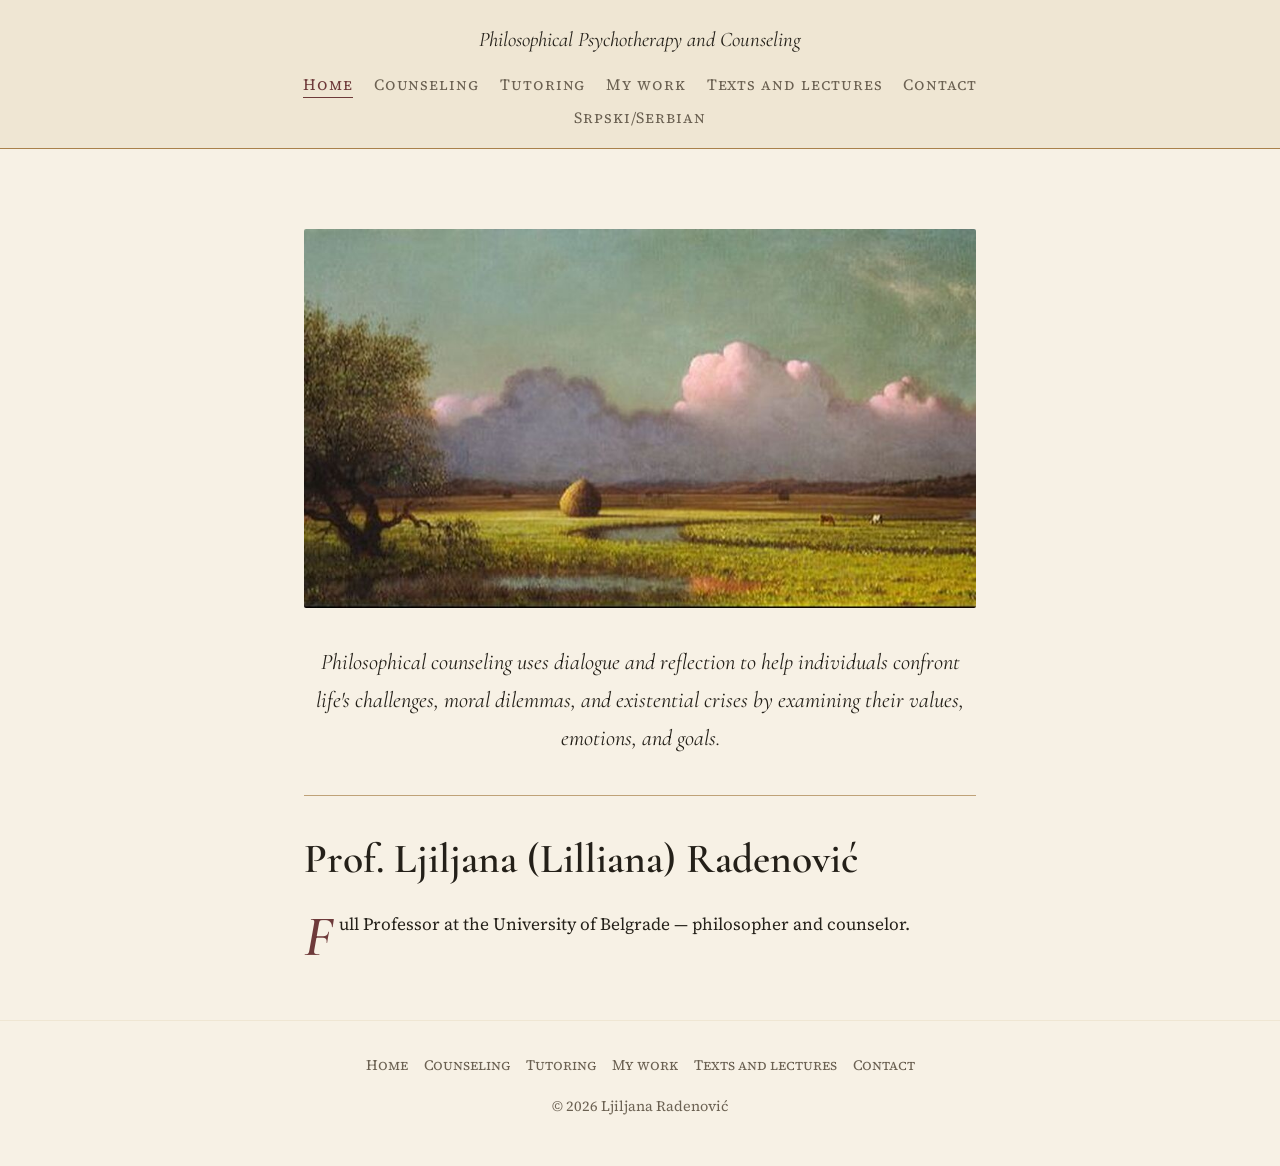
<file: index.html>
<!DOCTYPE html>
<html lang="en">
<head>
<meta charset="UTF-8">
<meta name="viewport" content="width=device-width, initial-scale=1.0">
<title>Philosophical Psychotherapy and Counseling — Home</title>
<meta name="description" content="Philosophical counseling and tutoring by Prof. Ljiljana Radenović, Full Professor at the University of Belgrade. Addressing life's challenges, moral dilemmas, and existential crises through dialogue and reflection.">
<link rel="stylesheet" href="styles.css">
</head>
<body>

<header class="site-header">
  <div class="header-inner">
    <a class="site-title" href="index.html">Philosophical Psychotherapy and Counseling</a>
    <nav class="main-nav" aria-label="Primary">
      <ul>
        <li><a href="index.html" aria-current="page">Home</a></li>
        <li><a href="counseling.html">Counseling</a></li>
        <li><a href="tutoring.html">Tutoring</a></li>
        <li><a href="my-work.html">My work</a></li>
        <li><a href="texts-and-lectures.html">Texts and lectures</a></li>
        <li><a href="contact.html">Contact</a></li>
        <li><a href="http://www.lradenovic.weebly.com/">Srpski/Serbian</a></li>
      </ul>
    </nav>
  </div>
</header>

<main>
  <figure class="page-figure">
    <img class="hero-image" src="images/hero-marshes.jpg" alt="Sunlight and Shadow, the Newbury Marshes — Martin Johnson Heade">
  </figure>

  <p class="epigraph">Philosophical counseling uses dialogue and reflection to help individuals confront life's challenges, moral dilemmas, and existential crises by examining their values, emotions, and goals.</p>

  <hr class="rule">

  <h1>Prof. Ljiljana (Lilliana) Radenović</h1>
  <p class="lede">Full Professor at the University of Belgrade — philosopher and counselor.</p>
</main>

<footer class="site-footer">
  <nav aria-label="Footer">
    <ul>
      <li><a href="index.html">Home</a></li>
      <li><a href="counseling.html">Counseling</a></li>
      <li><a href="tutoring.html">Tutoring</a></li>
      <li><a href="my-work.html">My work</a></li>
      <li><a href="texts-and-lectures.html">Texts and lectures</a></li>
      <li><a href="contact.html">Contact</a></li>
    </ul>
  </nav>
  &copy; <span id="year"></span> Ljiljana Radenović
</footer>

<script>document.getElementById('year').textContent = new Date().getFullYear();</script>
</body>
</html>
</file>
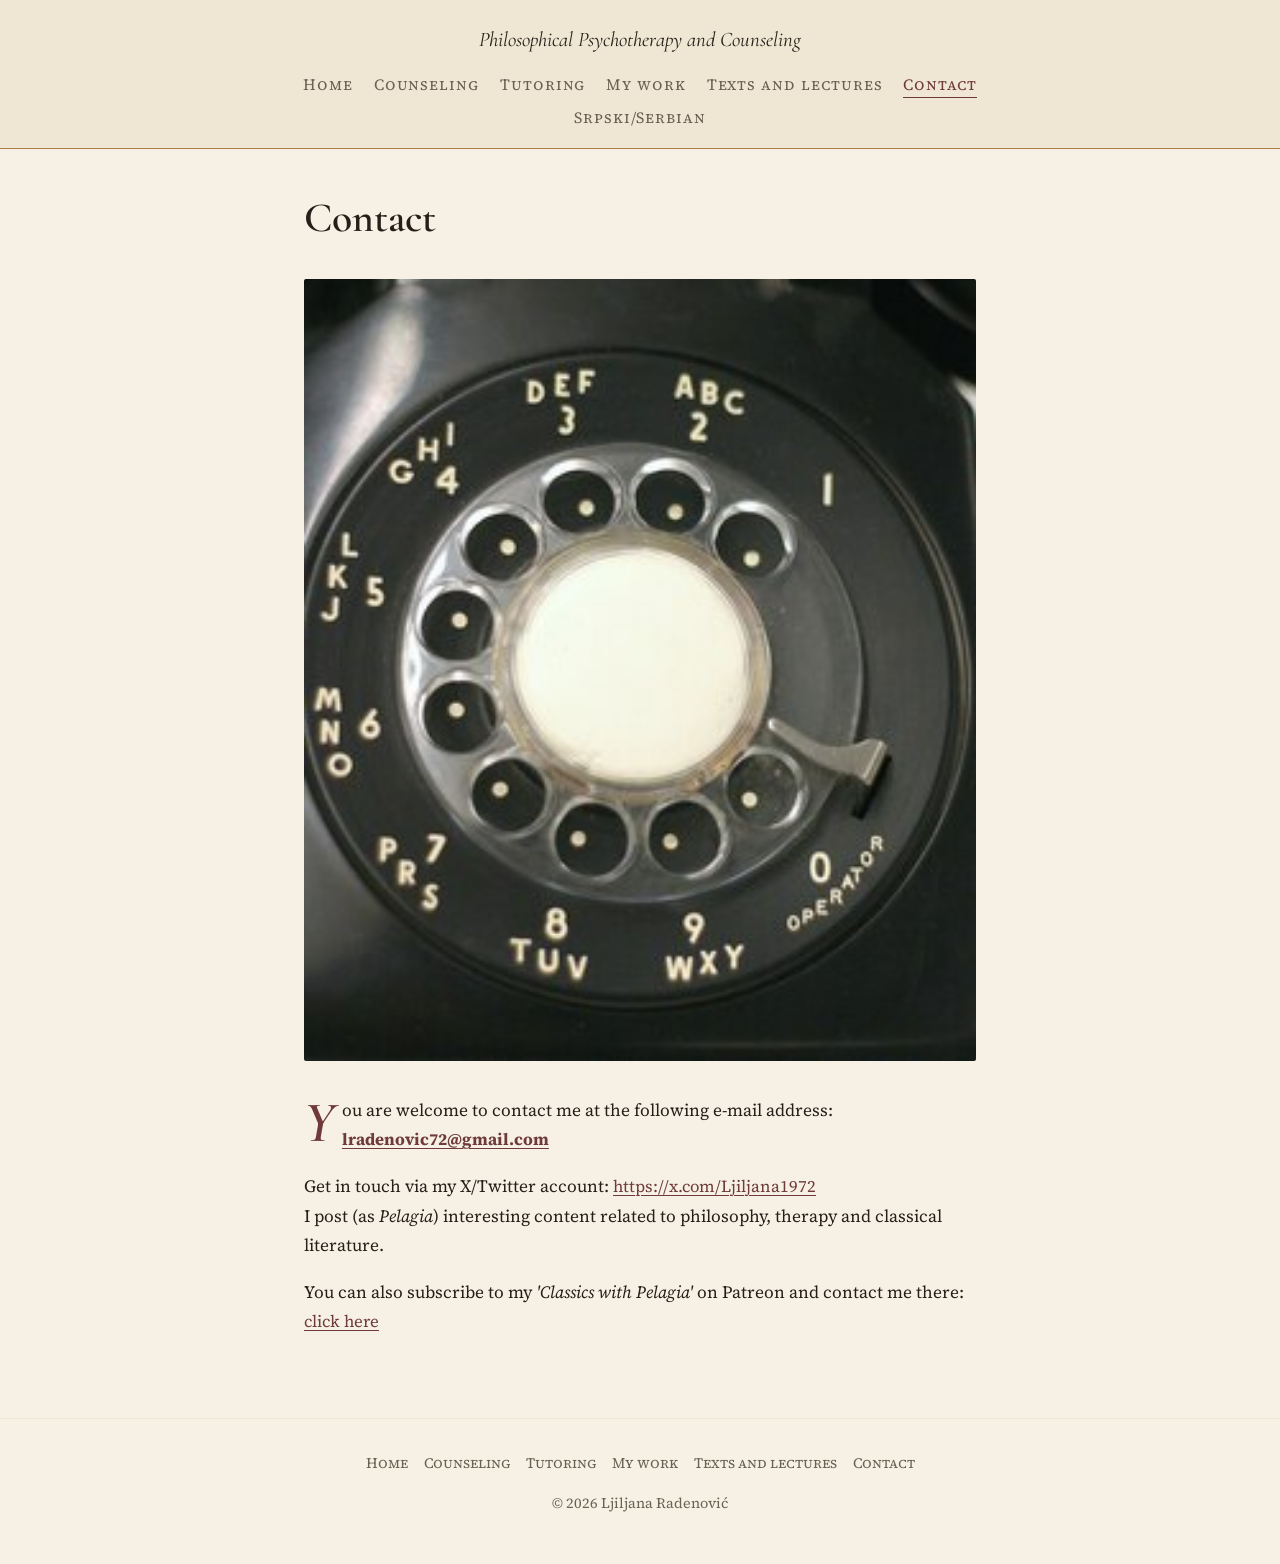
<file: contact.html>
<!DOCTYPE html>
<html lang="en">
<head>
<meta charset="UTF-8">
<meta name="viewport" content="width=device-width, initial-scale=1.0">
<title>Contact — Philosophical Psychotherapy and Counseling</title>
<meta name="description" content="Get in touch with Prof. Ljiljana Radenović for philosophical counseling or tutoring.">
<link rel="stylesheet" href="styles.css">
</head>
<body>

<header class="site-header">
  <div class="header-inner">
    <a class="site-title" href="index.html">Philosophical Psychotherapy and Counseling</a>
    <nav class="main-nav" aria-label="Primary">
      <ul>
        <li><a href="index.html">Home</a></li>
        <li><a href="counseling.html">Counseling</a></li>
        <li><a href="tutoring.html">Tutoring</a></li>
        <li><a href="my-work.html">My work</a></li>
        <li><a href="texts-and-lectures.html">Texts and lectures</a></li>
        <li><a href="contact.html" aria-current="page">Contact</a></li>
        <li><a href="http://www.lradenovic.weebly.com/">Srpski/Serbian</a></li>
      </ul>
    </nav>
  </div>
</header>

<main>
  <h1>Contact</h1>

  <figure class="page-figure">
    <img src="images/contact-phone.jpg" alt="Vintage rotary telephone dial">
  </figure>

  <div class="contact-block lede">
    <p>You are welcome to contact me at the following e-mail address: <strong><a href="mailto:lradenovic72@gmail.com">lradenovic72@gmail.com</a></strong></p>

    <p>Get in touch via my X/Twitter account: <a href="https://x.com/Ljiljana1972">https://x.com/Ljiljana1972</a><br>
    I post (as <em>Pelagia</em>) interesting content related to philosophy, therapy and classical literature.</p>

    <p>You can also subscribe to my <em>'Classics with Pelagia'</em> on Patreon and contact me there: <a href="https://www.patreon.com/c/ClassicswithPelagia/posts">click here</a></p>
  </div>
</main>

<footer class="site-footer">
  <nav aria-label="Footer">
    <ul>
      <li><a href="index.html">Home</a></li>
      <li><a href="counseling.html">Counseling</a></li>
      <li><a href="tutoring.html">Tutoring</a></li>
      <li><a href="my-work.html">My work</a></li>
      <li><a href="texts-and-lectures.html">Texts and lectures</a></li>
      <li><a href="contact.html">Contact</a></li>
    </ul>
  </nav>
  &copy; <span id="year"></span> Ljiljana Radenović
</footer>

<script>document.getElementById('year').textContent = new Date().getFullYear();</script>
</body>
</html>
</file>
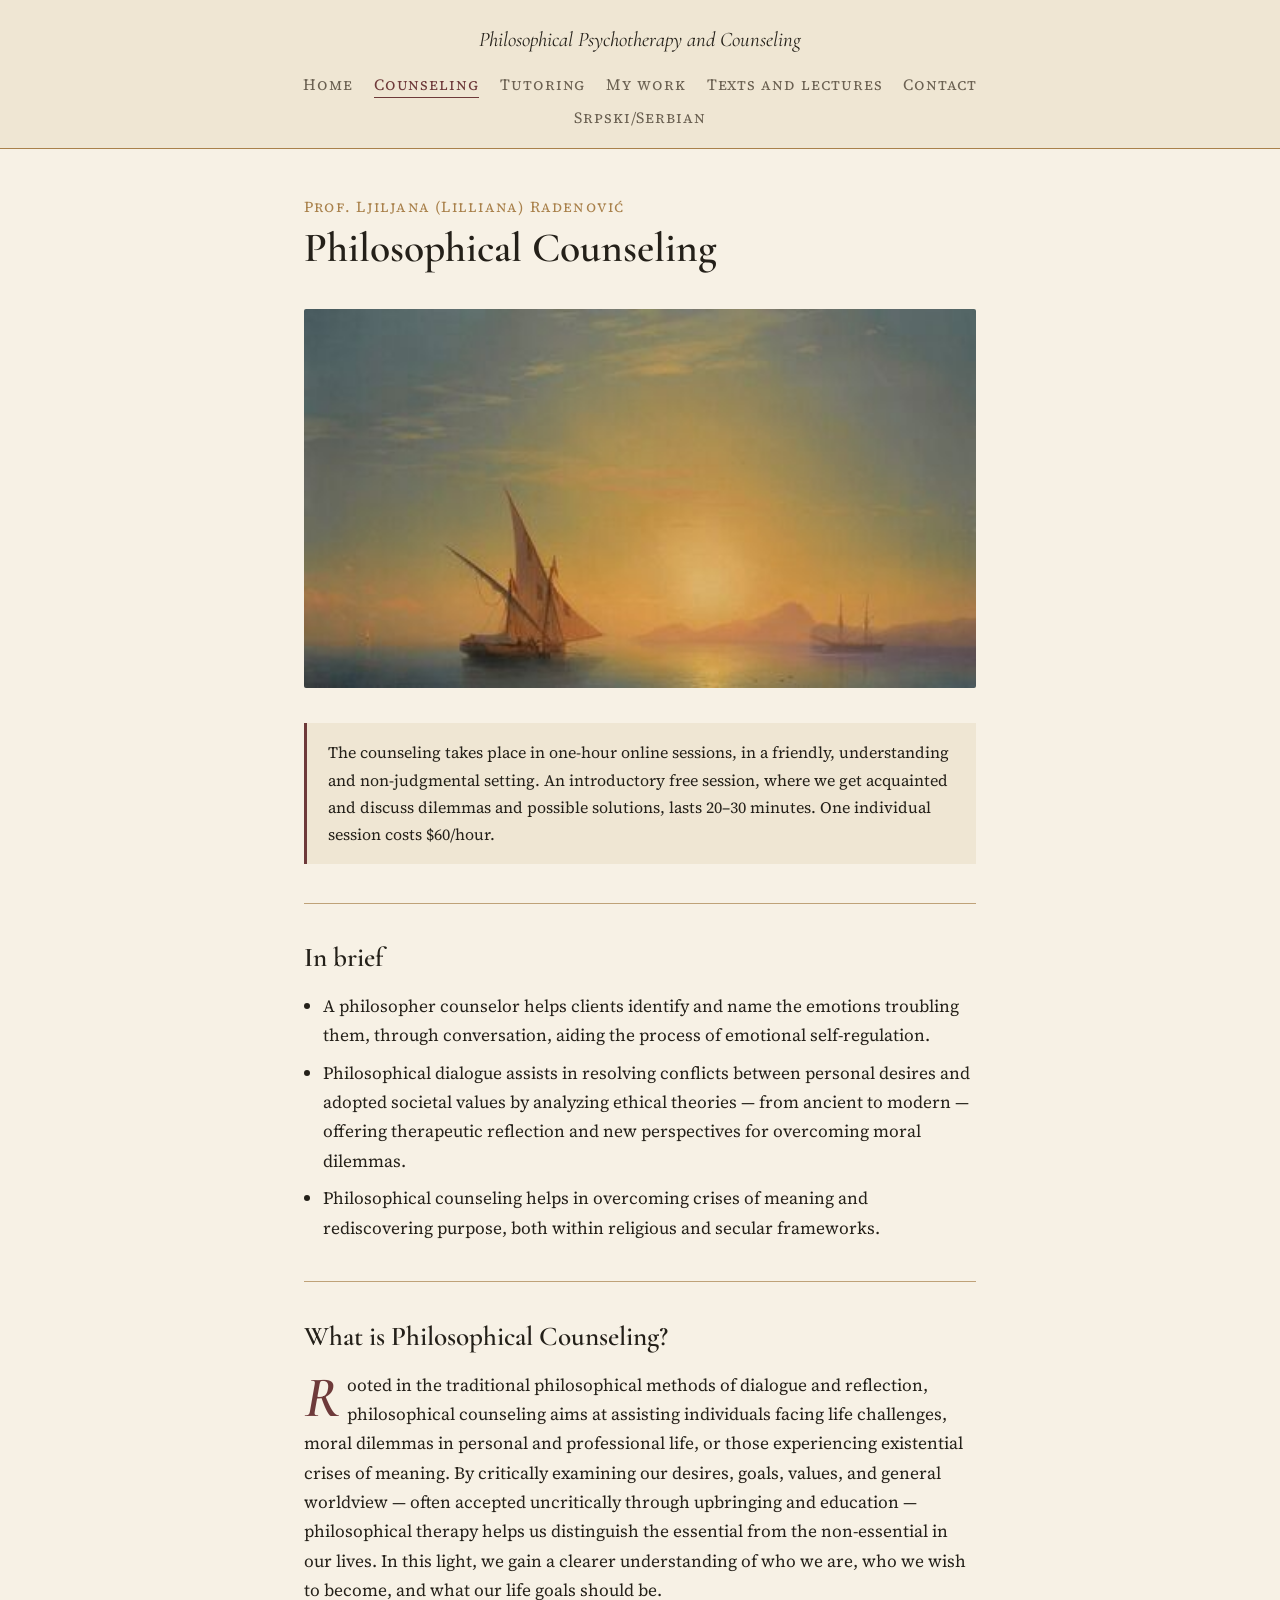
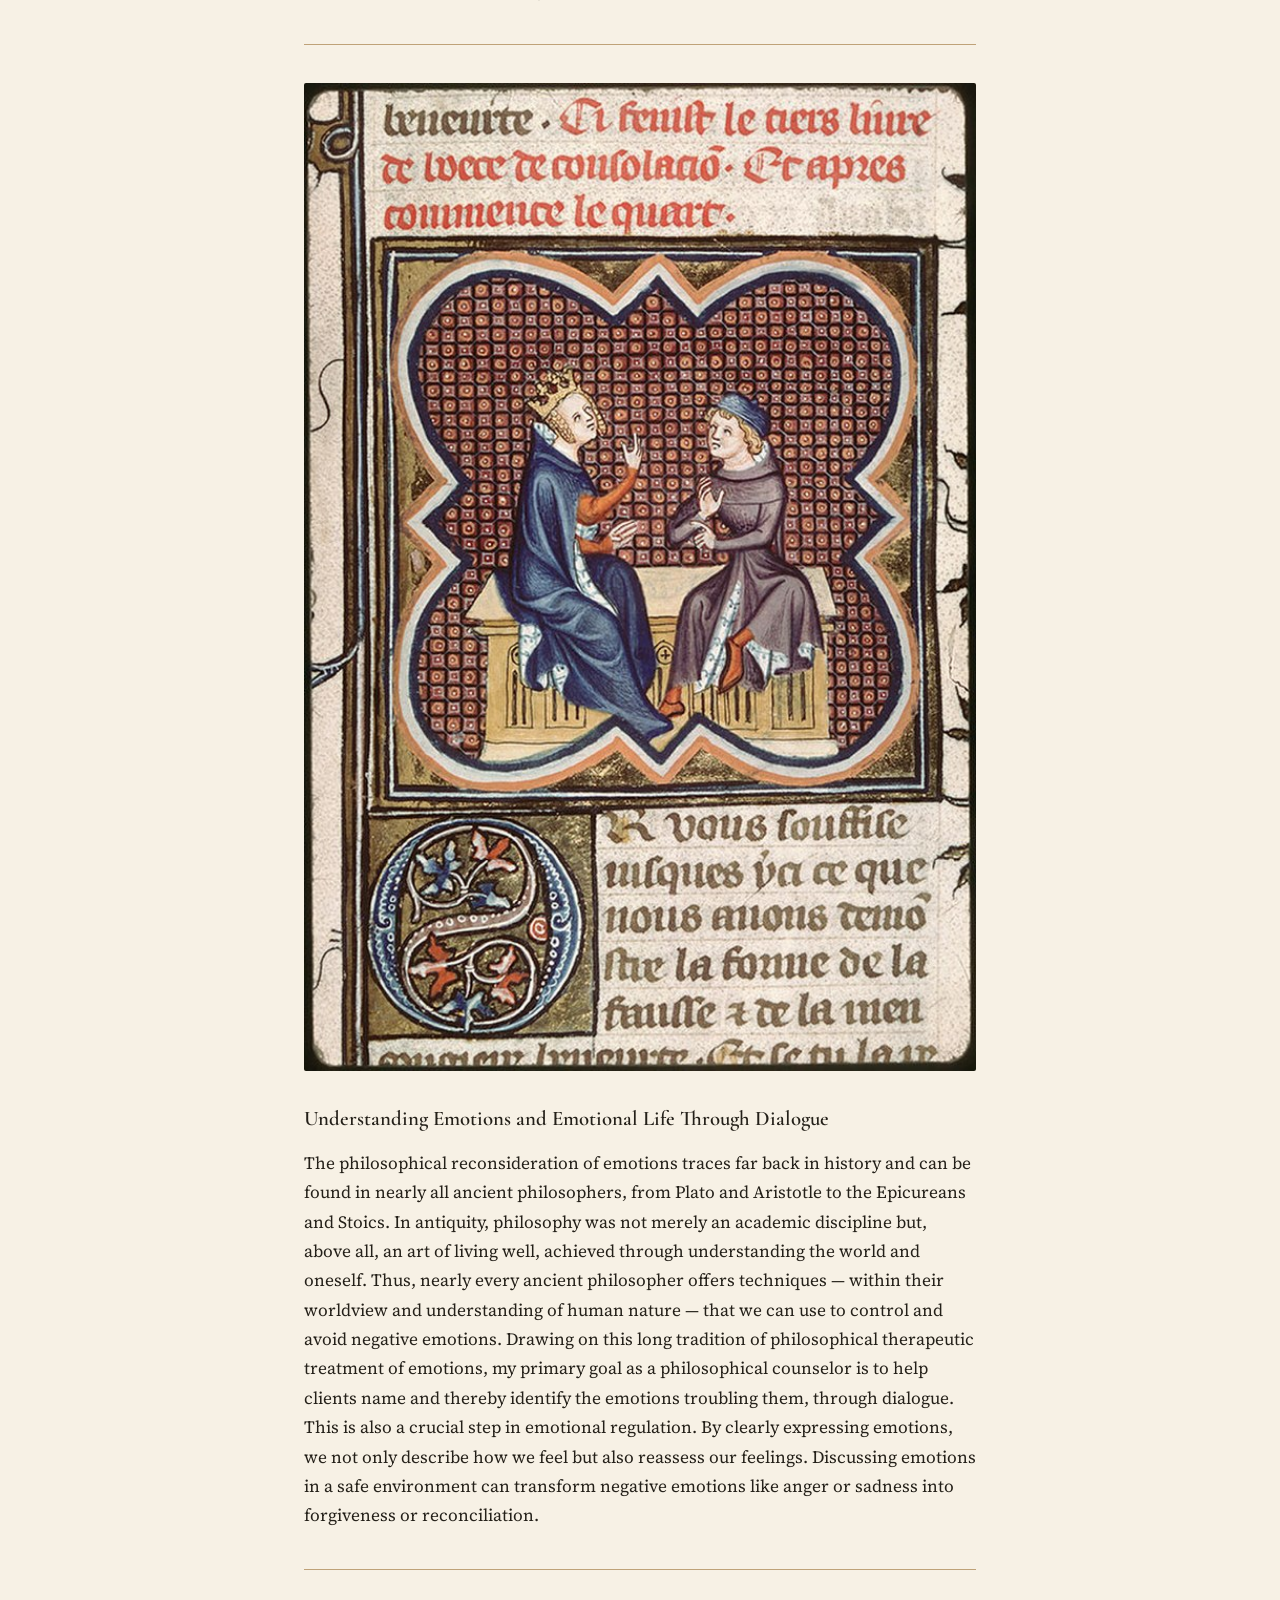
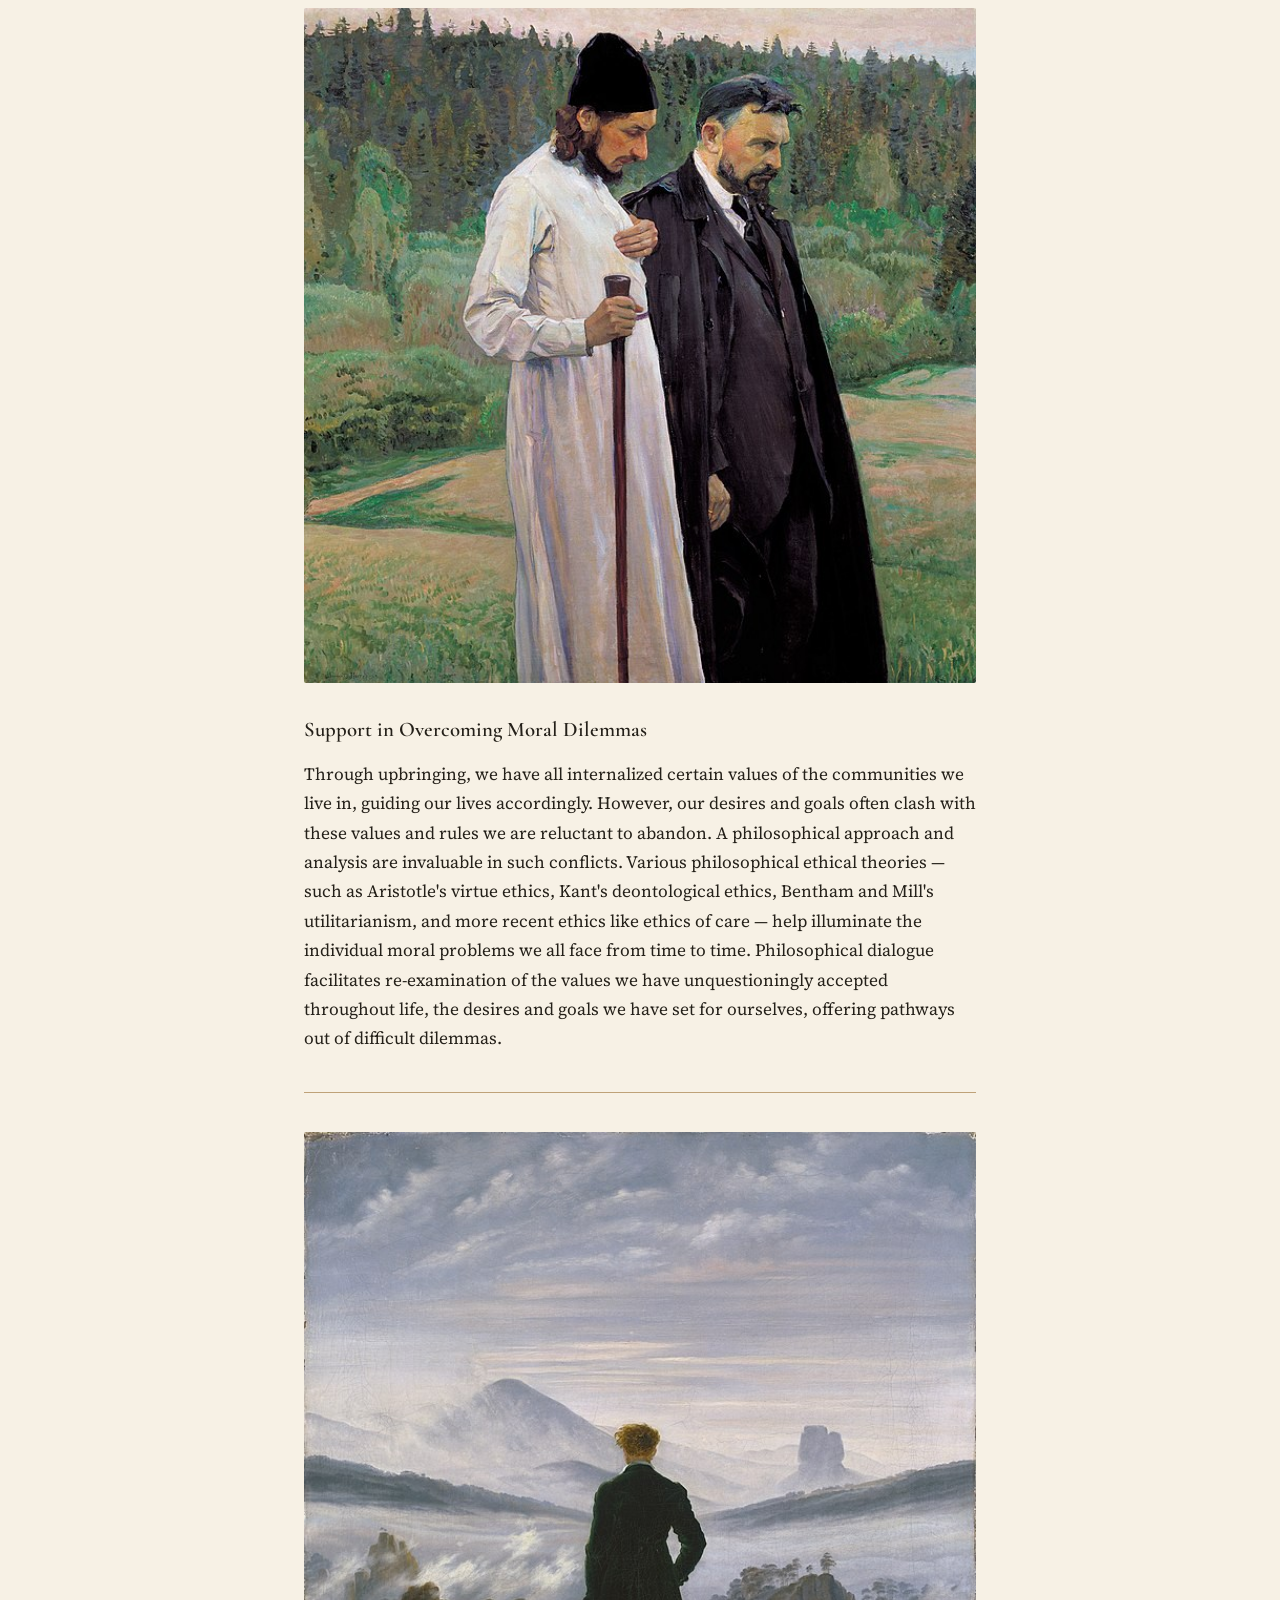
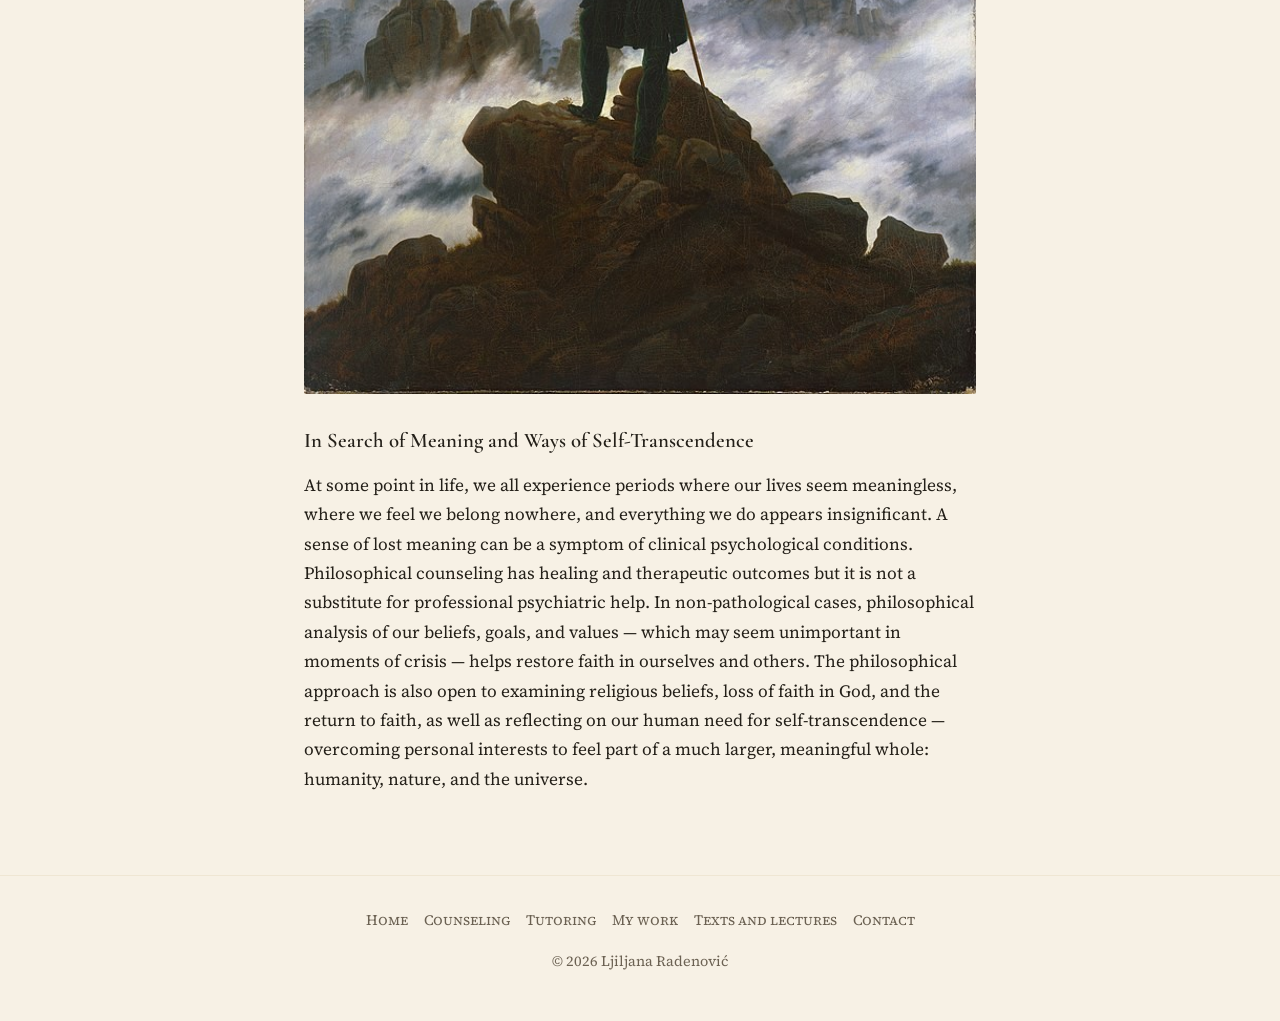
<file: counseling.html>
<!DOCTYPE html>
<html lang="en">
<head>
<meta charset="UTF-8">
<meta name="viewport" content="width=device-width, initial-scale=1.0">
<title>Counseling — Philosophical Psychotherapy and Counseling</title>
<meta name="description" content="A philosopher counselor helps clients identify and name the emotions troubling them, through conversation, aiding the process of emotional self-regulation.">
<link rel="stylesheet" href="styles.css">
</head>
<body>

<header class="site-header">
  <div class="header-inner">
    <a class="site-title" href="index.html">Philosophical Psychotherapy and Counseling</a>
    <nav class="main-nav" aria-label="Primary">
      <ul>
        <li><a href="index.html">Home</a></li>
        <li><a href="counseling.html" aria-current="page">Counseling</a></li>
        <li><a href="tutoring.html">Tutoring</a></li>
        <li><a href="my-work.html">My work</a></li>
        <li><a href="texts-and-lectures.html">Texts and lectures</a></li>
        <li><a href="contact.html">Contact</a></li>
        <li><a href="http://www.lradenovic.weebly.com/">Srpski/Serbian</a></li>
      </ul>
    </nav>
  </div>
</header>

<main>
  <span class="eyebrow">Prof. Ljiljana (Lilliana) Radenović</span>
  <h1>Philosophical Counseling</h1>

  <figure class="page-figure">
    <img src="images/counseling-header.jpg" alt="The Island of Ischia at Sunset — Ivan Konstantinovich Aivazovsky">
  </figure>

  <div class="session-note">
    The counseling takes place in one-hour online sessions, in a friendly, understanding and non-judgmental setting. An introductory free session, where we get acquainted and discuss dilemmas and possible solutions, lasts 20–30 minutes. One individual session costs $60/hour.
  </div>

  <hr class="rule">

  <h2>In brief</h2>
  <ul class="brief">
    <li>A philosopher counselor helps clients identify and name the emotions troubling them, through conversation, aiding the process of emotional self-regulation.</li>
    <li>Philosophical dialogue assists in resolving conflicts between personal desires and adopted societal values by analyzing ethical theories — from ancient to modern — offering therapeutic reflection and new perspectives for overcoming moral dilemmas.</li>
    <li>Philosophical counseling helps in overcoming crises of meaning and rediscovering purpose, both within religious and secular frameworks.</li>
  </ul>

  <hr class="rule">

  <h2>What is Philosophical Counseling?</h2>
  <p class="lede">Rooted in the traditional philosophical methods of dialogue and reflection, philosophical counseling aims at assisting individuals facing life challenges, moral dilemmas in personal and professional life, or those experiencing existential crises of meaning. By critically examining our desires, goals, values, and general worldview — often accepted uncritically through upbringing and education — philosophical therapy helps us distinguish the essential from the non-essential in our lives. In this light, we gain a clearer understanding of who we are, who we wish to become, and what our life goals should be.</p>

  <hr class="rule">

  <figure class="page-figure">
    <img src="images/counseling-emotions.jpg" alt="Consolation of Philosophy — illustration">
  </figure>

  <h3>Understanding Emotions and Emotional Life Through Dialogue</h3>
  <p>The philosophical reconsideration of emotions traces far back in history and can be found in nearly all ancient philosophers, from Plato and Aristotle to the Epicureans and Stoics. In antiquity, philosophy was not merely an academic discipline but, above all, an art of living well, achieved through understanding the world and oneself. Thus, nearly every ancient philosopher offers techniques — within their worldview and understanding of human nature — that we can use to control and avoid negative emotions. Drawing on this long tradition of philosophical therapeutic treatment of emotions, my primary goal as a philosophical counselor is to help clients name and thereby identify the emotions troubling them, through dialogue. This is also a crucial step in emotional regulation. By clearly expressing emotions, we not only describe how we feel but also reassess our feelings. Discussing emotions in a safe environment can transform negative emotions like anger or sadness into forgiveness or reconciliation.</p>

  <hr class="rule">

  <figure class="page-figure">
    <img src="images/counseling-dilemmas.jpg" alt="Nesterov, Florensky, Bulgakov — illustration">
  </figure>

  <h3>Support in Overcoming Moral Dilemmas</h3>
  <p>Through upbringing, we have all internalized certain values of the communities we live in, guiding our lives accordingly. However, our desires and goals often clash with these values and rules we are reluctant to abandon. A philosophical approach and analysis are invaluable in such conflicts. Various philosophical ethical theories — such as Aristotle's virtue ethics, Kant's deontological ethics, Bentham and Mill's utilitarianism, and more recent ethics like ethics of care — help illuminate the individual moral problems we all face from time to time. Philosophical dialogue facilitates re-examination of the values we have unquestioningly accepted throughout life, the desires and goals we have set for ourselves, offering pathways out of difficult dilemmas.</p>

  <hr class="rule">

  <figure class="page-figure">
    <img src="images/counseling-meaning.jpg" alt="Wanderer above the Sea of Fog — Caspar David Friedrich">
  </figure>

  <h3>In Search of Meaning and Ways of Self-Transcendence</h3>
  <p>At some point in life, we all experience periods where our lives seem meaningless, where we feel we belong nowhere, and everything we do appears insignificant. A sense of lost meaning can be a symptom of clinical psychological conditions. Philosophical counseling has healing and therapeutic outcomes but it is not a substitute for professional psychiatric help. In non-pathological cases, philosophical analysis of our beliefs, goals, and values — which may seem unimportant in moments of crisis — helps restore faith in ourselves and others. The philosophical approach is also open to examining religious beliefs, loss of faith in God, and the return to faith, as well as reflecting on our human need for self-transcendence — overcoming personal interests to feel part of a much larger, meaningful whole: humanity, nature, and the universe.</p>
</main>

<footer class="site-footer">
  <nav aria-label="Footer">
    <ul>
      <li><a href="index.html">Home</a></li>
      <li><a href="counseling.html">Counseling</a></li>
      <li><a href="tutoring.html">Tutoring</a></li>
      <li><a href="my-work.html">My work</a></li>
      <li><a href="texts-and-lectures.html">Texts and lectures</a></li>
      <li><a href="contact.html">Contact</a></li>
    </ul>
  </nav>
  &copy; <span id="year"></span> Ljiljana Radenović
</footer>

<script>document.getElementById('year').textContent = new Date().getFullYear();</script>
</body>
</html>
</file>
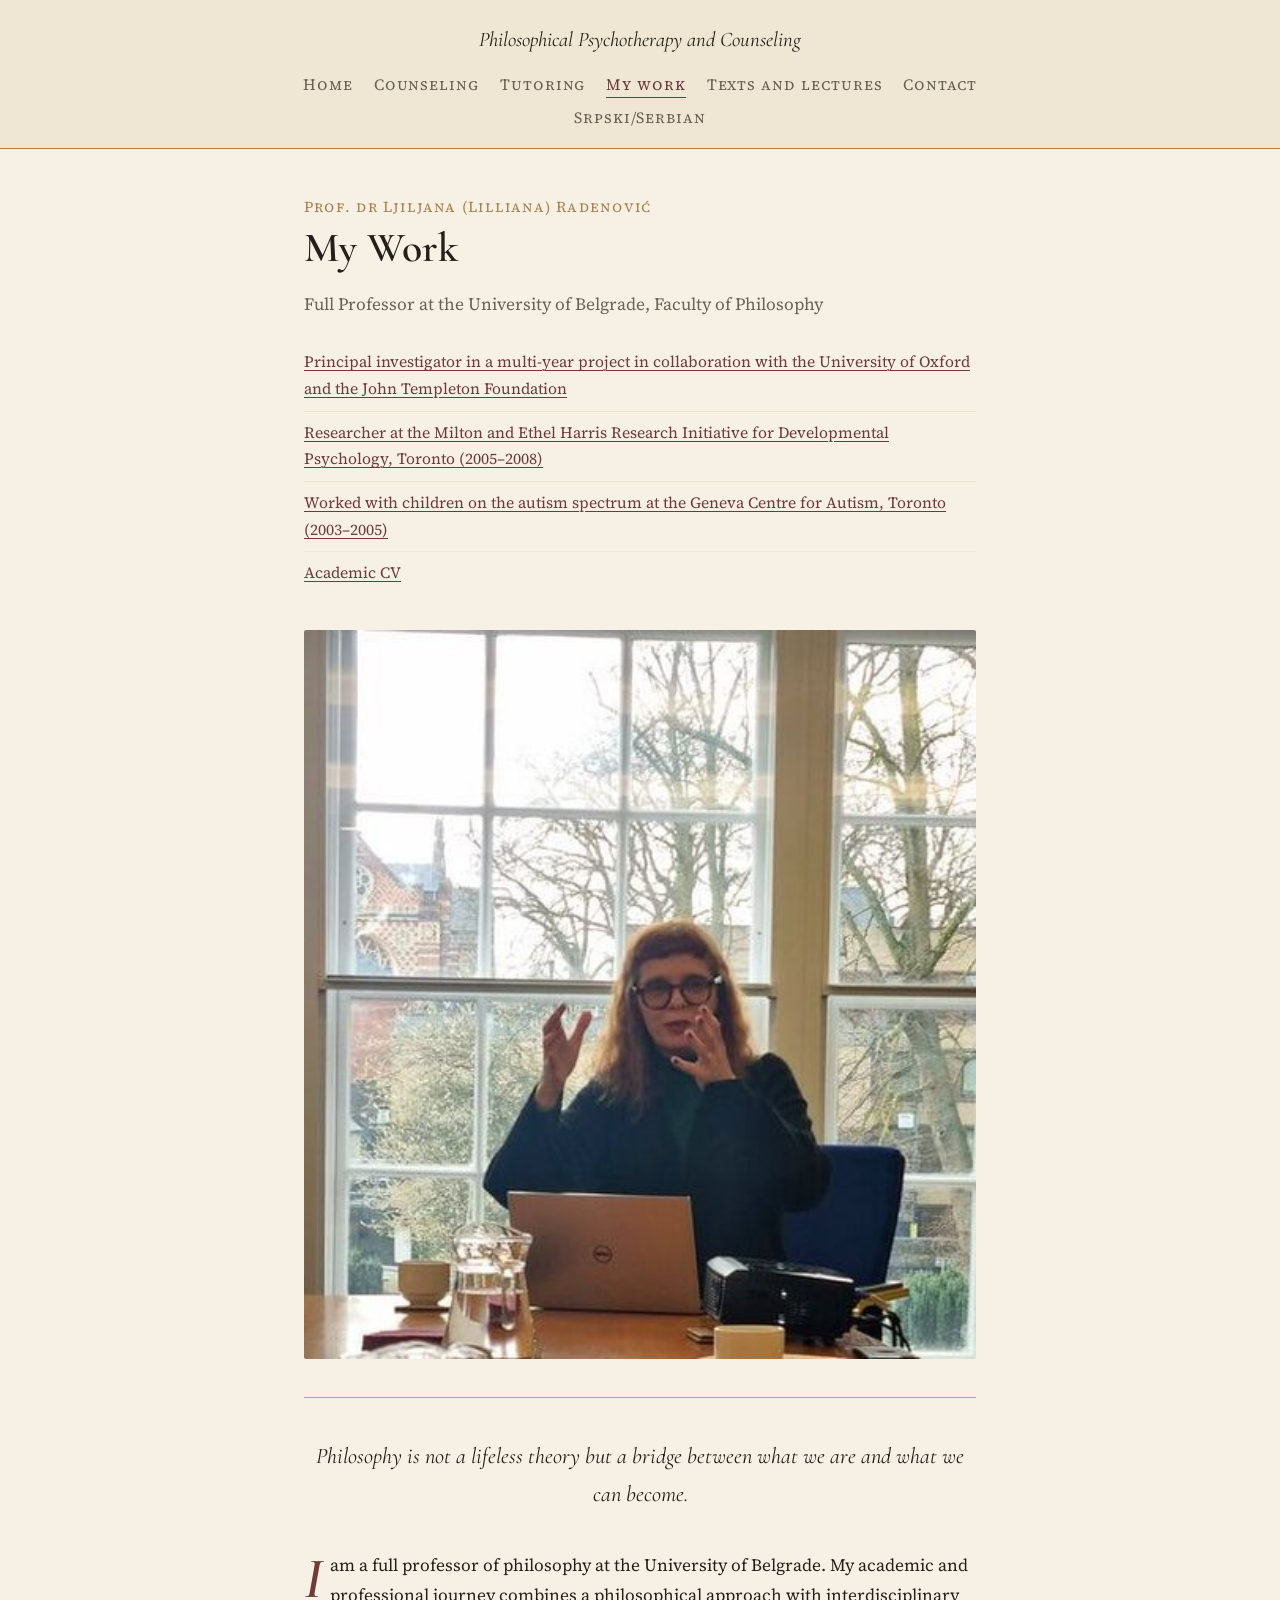
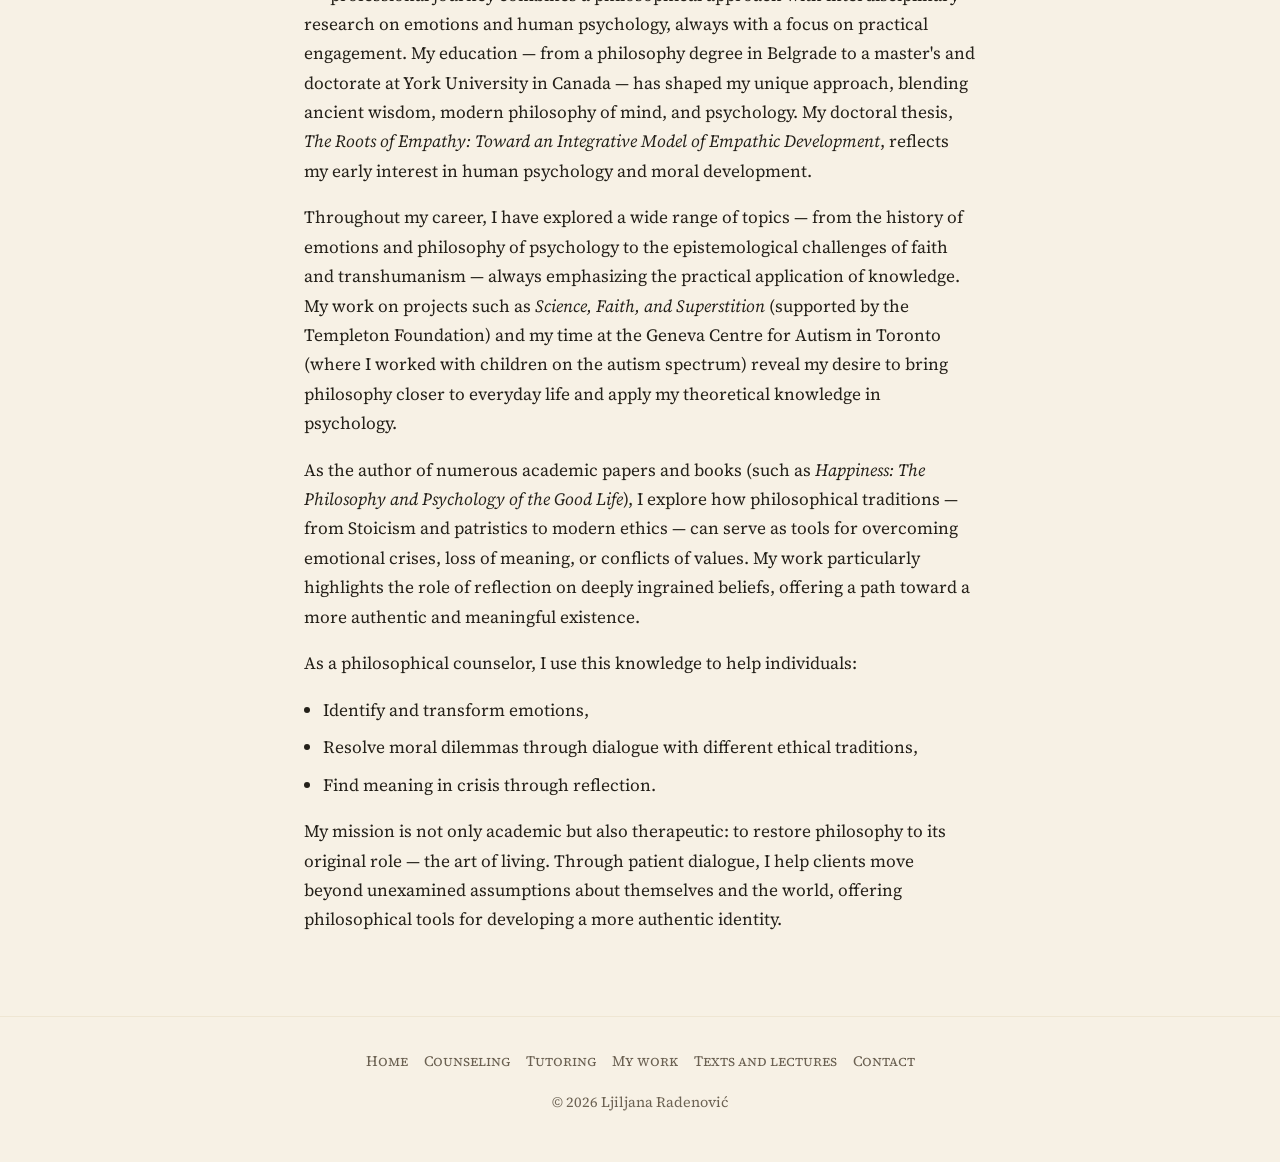
<file: my-work.html>
<!DOCTYPE html>
<html lang="en">
<head>
<meta charset="UTF-8">
<meta name="viewport" content="width=device-width, initial-scale=1.0">
<title>My work — Philosophical Psychotherapy and Counseling</title>
<meta name="description" content="Philosophy is not a lifeless theory but a bridge between what we are and what we can become. Prof. dr Ljiljana Radenović's academic and professional background.">
<link rel="stylesheet" href="styles.css">
</head>
<body>

<header class="site-header">
  <div class="header-inner">
    <a class="site-title" href="index.html">Philosophical Psychotherapy and Counseling</a>
    <nav class="main-nav" aria-label="Primary">
      <ul>
        <li><a href="index.html">Home</a></li>
        <li><a href="counseling.html">Counseling</a></li>
        <li><a href="tutoring.html">Tutoring</a></li>
        <li><a href="my-work.html" aria-current="page">My work</a></li>
        <li><a href="texts-and-lectures.html">Texts and lectures</a></li>
        <li><a href="contact.html">Contact</a></li>
        <li><a href="http://www.lradenovic.weebly.com/">Srpski/Serbian</a></li>
      </ul>
    </nav>
  </div>
</header>

<main>
  <span class="eyebrow">Prof. dr Ljiljana (Lilliana) Radenović</span>
  <h1>My Work</h1>
  <p style="color:var(--muted); margin-top:-0.6rem;">Full Professor at the University of Belgrade, Faculty of Philosophy</p>

  <ul class="credentials-list">
    <li><a href="https://www.youtube.com/@SciFaS">Principal investigator in a multi-year project in collaboration with the University of Oxford and the John Templeton Foundation</a></li>
    <li><a href="https://www.yorku.ca/research/tag/milton-ethel-harris-research-initiative/">Researcher at the Milton and Ethel Harris Research Initiative for Developmental Psychology, Toronto (2005–2008)</a></li>
    <li><a href="https://www.genevacentre.ca/">Worked with children on the autism spectrum at the Geneva Centre for Autism, Toronto (2003–2005)</a></li>
    <li><a href="cv/cv_ljiljana_radenovic_2025.pdf">Academic CV</a></li>
  </ul>
<figure class="page-figure">
  <img src="images/ljilja-oxford-predavanje_2.jpg" alt="Ljilja Oksford">
</figure>
  <hr class="rule">

  <p class="epigraph">Philosophy is not a lifeless theory but a bridge between what we are and what we can become.</p>

  <p class="lede">I am a full professor of philosophy at the University of Belgrade. My academic and professional journey combines a philosophical approach with interdisciplinary research on emotions and human psychology, always with a focus on practical engagement. My education — from a philosophy degree in Belgrade to a master's and doctorate at York University in Canada — has shaped my unique approach, blending ancient wisdom, modern philosophy of mind, and psychology. My doctoral thesis, <em>The Roots of Empathy: Toward an Integrative Model of Empathic Development</em>, reflects my early interest in human psychology and moral development.</p>

  <p>Throughout my career, I have explored a wide range of topics — from the history of emotions and philosophy of psychology to the epistemological challenges of faith and transhumanism — always emphasizing the practical application of knowledge. My work on projects such as <em>Science, Faith, and Superstition</em> (supported by the Templeton Foundation) and my time at the Geneva Centre for Autism in Toronto (where I worked with children on the autism spectrum) reveal my desire to bring philosophy closer to everyday life and apply my theoretical knowledge in psychology.</p>

  <p>As the author of numerous academic papers and books (such as <em>Happiness: The Philosophy and Psychology of the Good Life</em>), I explore how philosophical traditions — from Stoicism and patristics to modern ethics — can serve as tools for overcoming emotional crises, loss of meaning, or conflicts of values. My work particularly highlights the role of reflection on deeply ingrained beliefs, offering a path toward a more authentic and meaningful existence.</p>

  <p>As a philosophical counselor, I use this knowledge to help individuals:</p>
  <ul class="brief">
    <li>Identify and transform emotions,</li>
    <li>Resolve moral dilemmas through dialogue with different ethical traditions,</li>
    <li>Find meaning in crisis through reflection.</li>
  </ul>

  <p>My mission is not only academic but also therapeutic: to restore philosophy to its original role — the art of living. Through patient dialogue, I help clients move beyond unexamined assumptions about themselves and the world, offering philosophical tools for developing a more authentic identity.</p>
</main>

<footer class="site-footer">
  <nav aria-label="Footer">
    <ul>
      <li><a href="index.html">Home</a></li>
      <li><a href="counseling.html">Counseling</a></li>
      <li><a href="tutoring.html">Tutoring</a></li>
      <li><a href="my-work.html">My work</a></li>
      <li><a href="texts-and-lectures.html">Texts and lectures</a></li>
      <li><a href="contact.html">Contact</a></li>
    </ul>
  </nav>
  &copy; <span id="year"></span> Ljiljana Radenović
</footer>

<script>document.getElementById('year').textContent = new Date().getFullYear();</script>
</body>
</html>
</file>
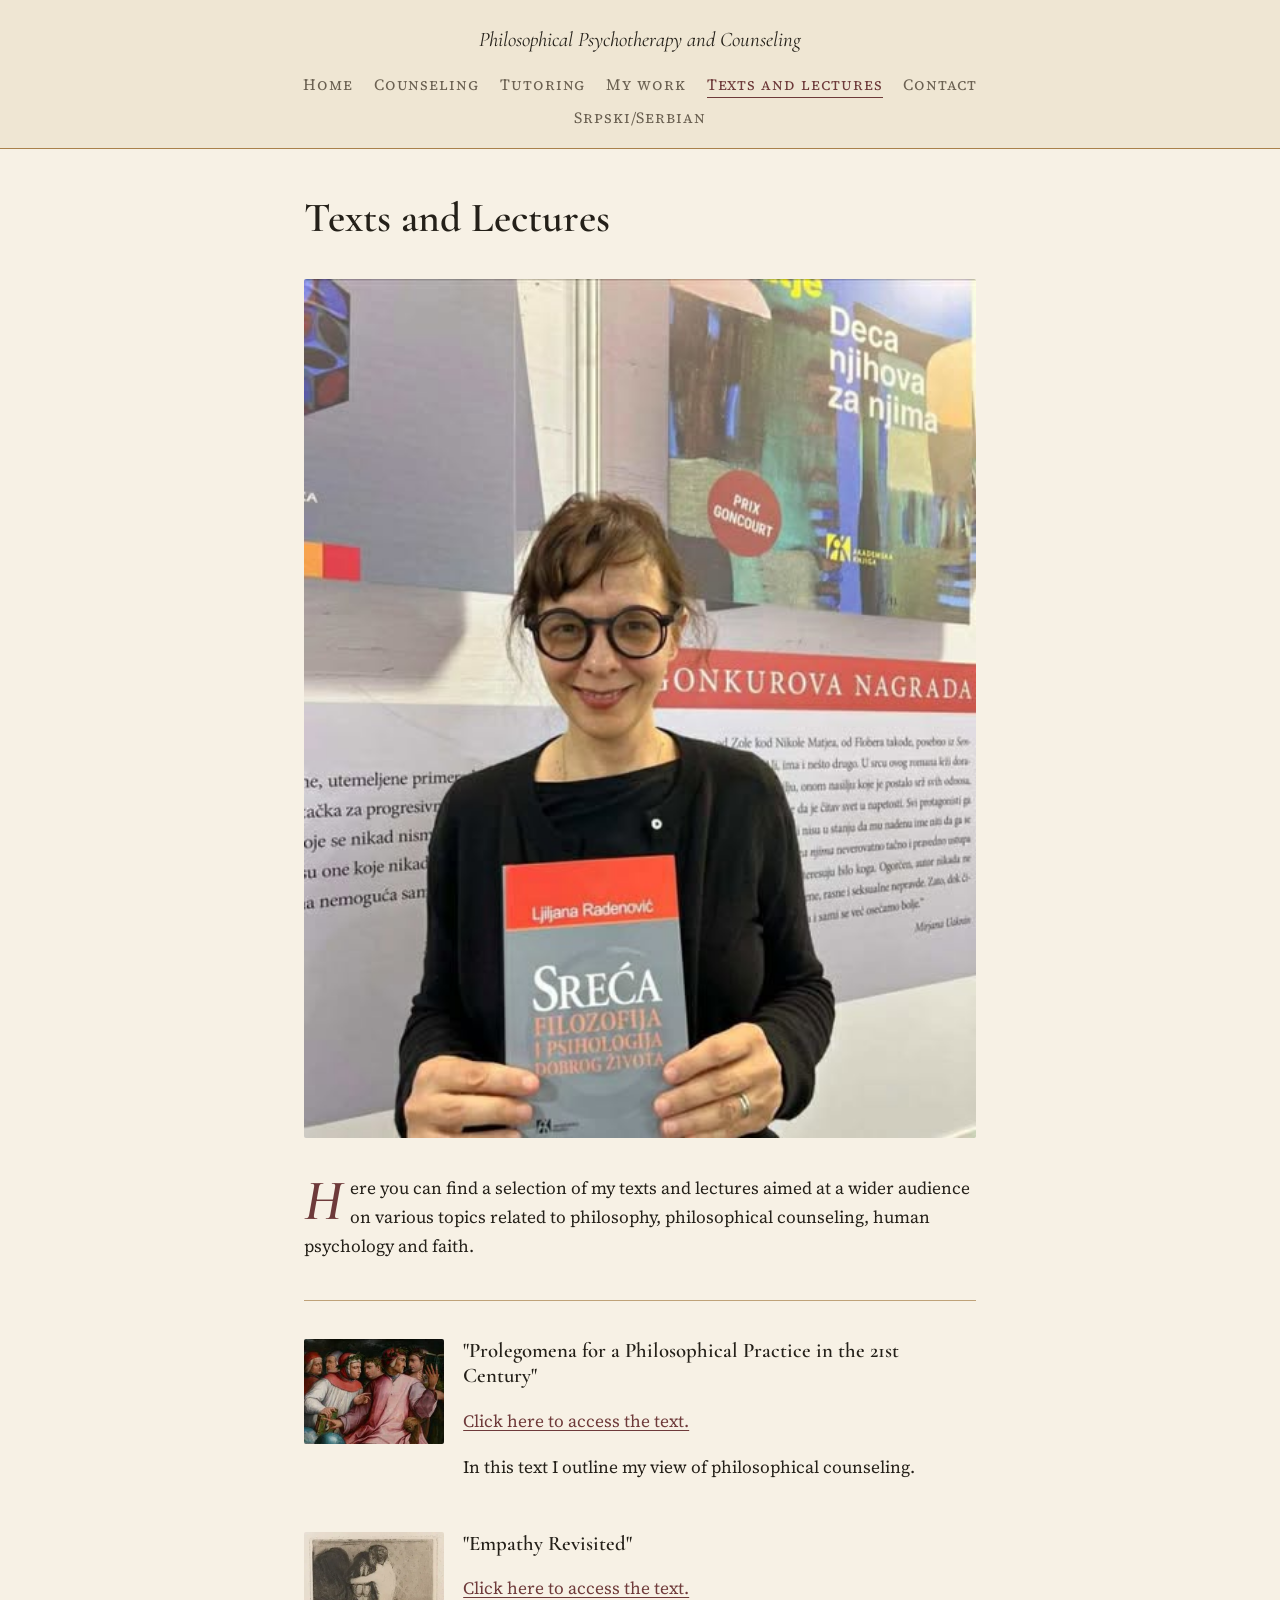
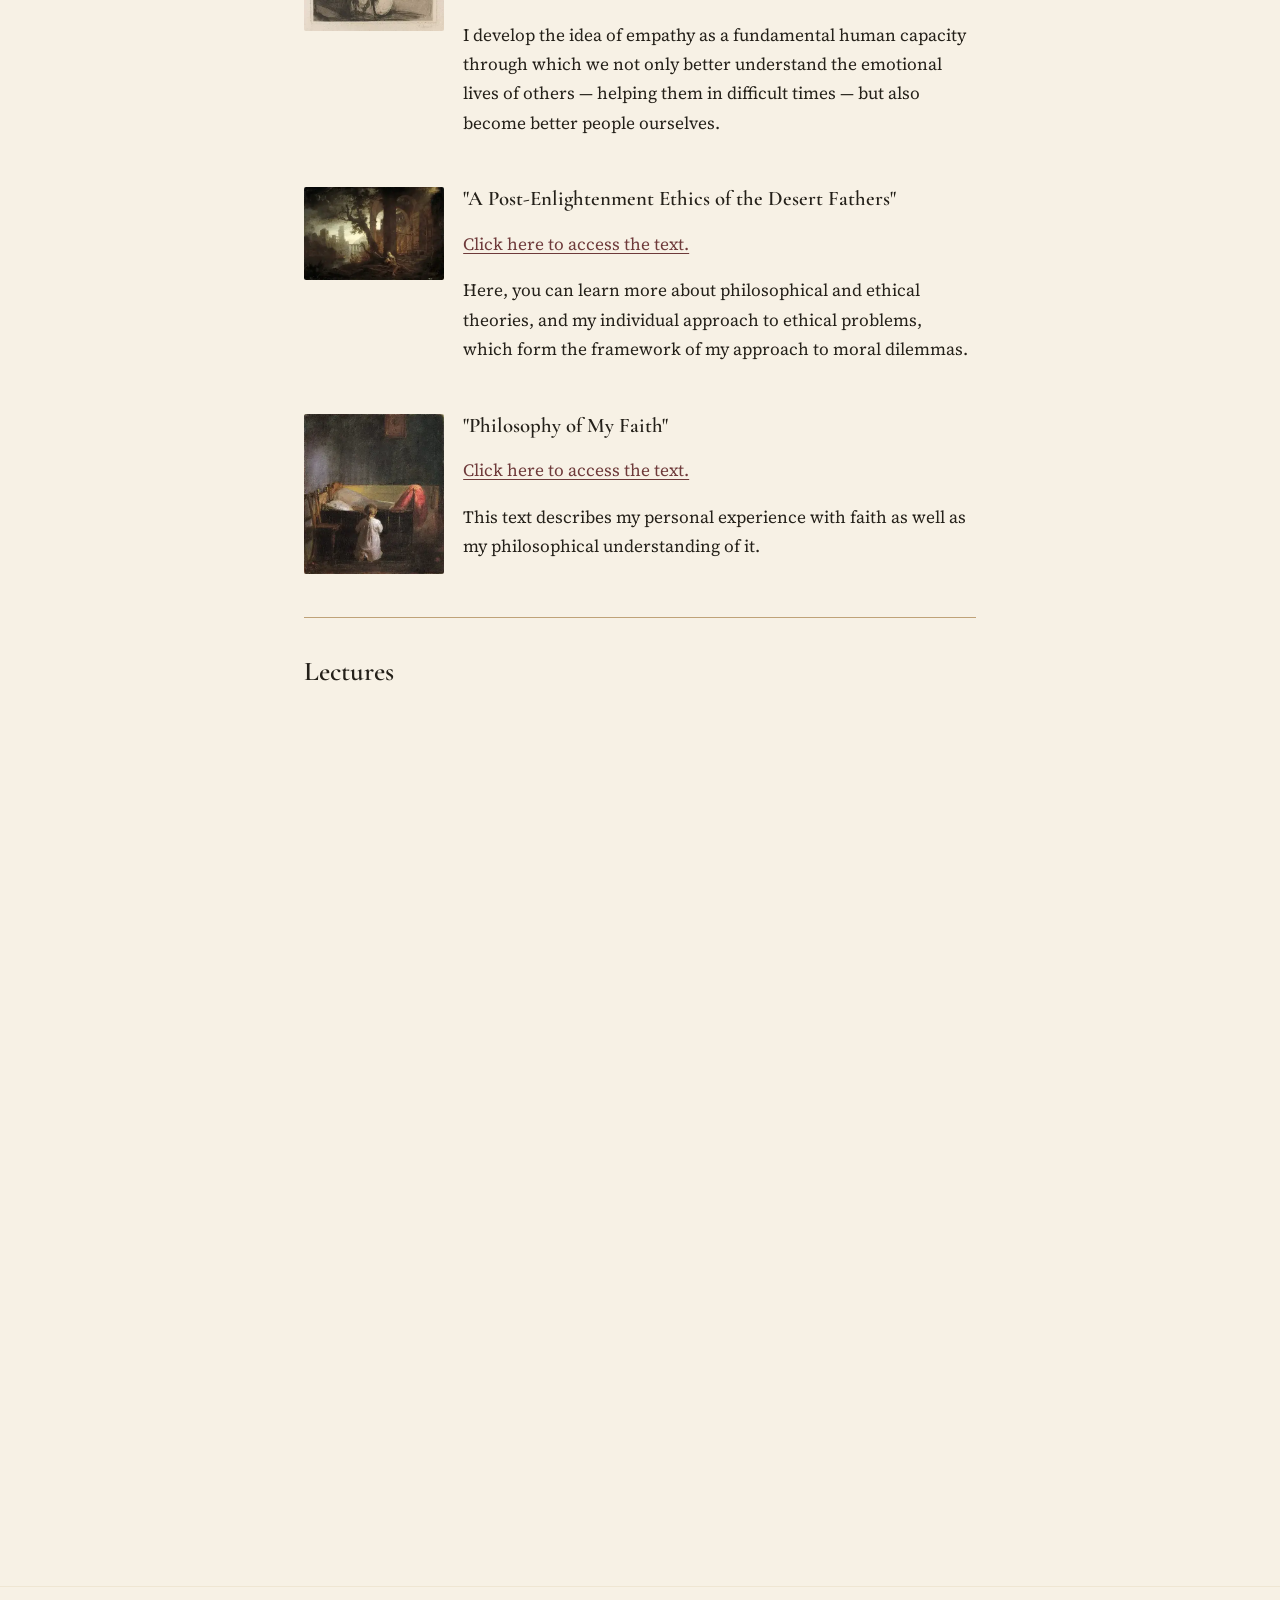
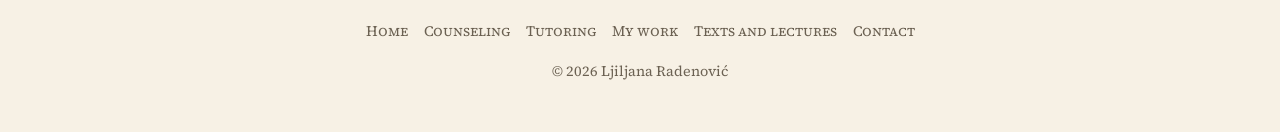
<file: texts-and-lectures.html>
<!DOCTYPE html>
<html lang="en">
<head>
<meta charset="UTF-8">
<meta name="viewport" content="width=device-width, initial-scale=1.0">
<title>Texts and lectures — Philosophical Psychotherapy and Counseling</title>
<meta name="description" content="A selection of texts and lectures by Prof. Ljiljana Radenović for a wider audience, on philosophy, philosophical counseling, human psychology and faith.">
<link rel="stylesheet" href="styles.css">
</head>
<body>

<header class="site-header">
  <div class="header-inner">
    <a class="site-title" href="index.html">Philosophical Psychotherapy and Counseling</a>
    <nav class="main-nav" aria-label="Primary">
      <ul>
        <li><a href="index.html">Home</a></li>
        <li><a href="counseling.html">Counseling</a></li>
        <li><a href="tutoring.html">Tutoring</a></li>
        <li><a href="my-work.html">My work</a></li>
        <li><a href="texts-and-lectures.html" aria-current="page">Texts and lectures</a></li>
        <li><a href="contact.html">Contact</a></li>
        <li><a href="http://www.lradenovic.weebly.com/">Srpski/Serbian</a></li>
      </ul>
    </nav>
  </div>
</header>

<main>
  <h1>Texts and Lectures</h1>

  <figure class="page-figure">
    <img src="images/texts-header.jpg" alt="Book cover">
  </figure>

  <p class="lede">Here you can find a selection of my texts and lectures aimed at a wider audience on various topics related to philosophy, philosophical counseling, human psychology and faith.</p>

  <hr class="rule">

  <div class="text-grid">
    <img src="images/text-prolegomena.jpg" alt="">
    <div>
      <h3>"Prolegomena for a Philosophical Practice in the 21st Century"</h3>
      <p><a href="https://social-epistemology.com/2025/06/04/prolegomena-for-a-philosophical-practice-in-the-21st-century-ljiljana-radenovic/">Click here to access the text.</a></p>
      <p>In this text I outline my view of philosophical counseling.</p>
    </div>
  </div>

  <div class="text-grid">
    <img src="images/text-empathy.jpg" alt="Consolation — Edvard Munch">
    <div>
      <h3>"Empathy Revisited"</h3>
      <p><a href="https://social-epistemology.com/2021/12/08/empathy-revisited-ljiljana-radenovic/">Click here to access the text.</a></p>
      <p>I develop the idea of empathy as a fundamental human capacity through which we not only better understand the emotional lives of others — helping them in difficult times — but also become better people ourselves.</p>
    </div>
  </div>

  <div class="text-grid">
    <img src="images/text-desert-fathers.jpg" alt="The Temptation of Saint Anthony">
    <div>
      <h3>"A Post-Enlightenment Ethics of the Desert Fathers"</h3>
      <p><a href="https://social-epistemology.com/2021/08/09/a-post-enlightenment-ethics-of-the-desert-fathers-ljiljana-radenovic/">Click here to access the text.</a></p>
      <p>Here, you can learn more about philosophical and ethical theories, and my individual approach to ethical problems, which form the framework of my approach to moral dilemmas.</p>
    </div>
  </div>

  <div class="text-grid">
    <img src="images/text-faith.jpg" alt="Evening Prayer — Anna Ancher">
    <div>
      <h3>"Philosophy of My Faith"</h3>
      <p><a href="https://social-epistemology.com/2021/09/10/philosophy-of-my-faith-ljiljana-radenovic/">Click here to access the text.</a></p>
      <p>This text describes my personal experience with faith as well as my philosophical understanding of it.</p>
    </div>
  </div>

  <hr class="rule">

  <h2>Lectures</h2>

  <div class="video-embed">
    <iframe src="https://www.youtube.com/embed/AI27PV4a7QA" title="Lecture" allowfullscreen></iframe>
  </div>

  <div class="video-embed">
    <iframe src="https://www.youtube.com/embed/-NaLexDr7mM" title="Lecture" allowfullscreen></iframe>
  </div>
</main>

<footer class="site-footer">
  <nav aria-label="Footer">
    <ul>
      <li><a href="index.html">Home</a></li>
      <li><a href="counseling.html">Counseling</a></li>
      <li><a href="tutoring.html">Tutoring</a></li>
      <li><a href="my-work.html">My work</a></li>
      <li><a href="texts-and-lectures.html">Texts and lectures</a></li>
      <li><a href="contact.html">Contact</a></li>
    </ul>
  </nav>
  &copy; <span id="year"></span> Ljiljana Radenović
</footer>

<script>document.getElementById('year').textContent = new Date().getFullYear();</script>
</body>
</html>
</file>
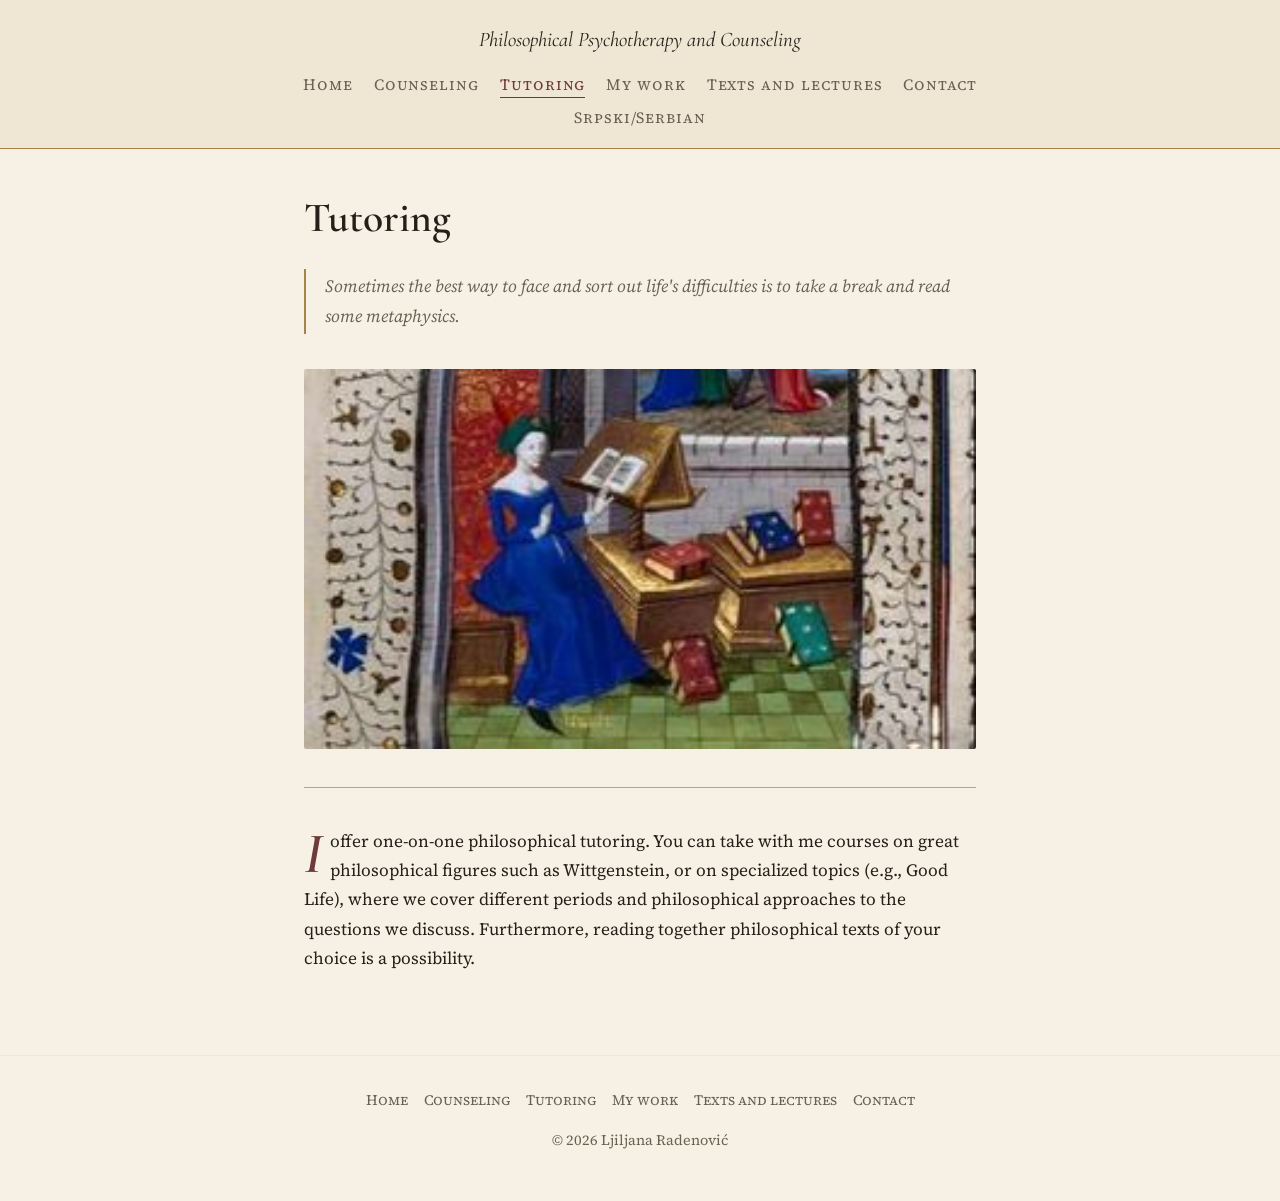
<file: tutoring.html>
<!DOCTYPE html>
<html lang="en">
<head>
<meta charset="UTF-8">
<meta name="viewport" content="width=device-width, initial-scale=1.0">
<title>Tutoring — Philosophical Psychotherapy and Counseling</title>
<meta name="description" content="One-on-one philosophical tutoring with Prof. Ljiljana Radenović — courses on great philosophical figures, specialized topics, or reading philosophical texts together.">
<link rel="stylesheet" href="styles.css">
</head>
<body>

<header class="site-header">
  <div class="header-inner">
    <a class="site-title" href="index.html">Philosophical Psychotherapy and Counseling</a>
    <nav class="main-nav" aria-label="Primary">
      <ul>
        <li><a href="index.html">Home</a></li>
        <li><a href="counseling.html">Counseling</a></li>
        <li><a href="tutoring.html" aria-current="page">Tutoring</a></li>
        <li><a href="my-work.html">My work</a></li>
        <li><a href="texts-and-lectures.html">Texts and lectures</a></li>
        <li><a href="contact.html">Contact</a></li>
        <li><a href="http://www.lradenovic.weebly.com/">Srpski/Serbian</a></li>
      </ul>
    </nav>
  </div>
</header>

<main>
  <h1>Tutoring</h1>

  <blockquote class="marginalia">Sometimes the best way to face and sort out life's difficulties is to take a break and read some metaphysics.</blockquote>

  <figure class="page-figure">
    <img src="images/tutoring-manuscript.jpg" alt="Miniature showing Leontia studying a book propped on a lectern">
  </figure>

  <hr class="rule">

  <p class="lede">I offer one-on-one philosophical tutoring. You can take with me courses on great philosophical figures such as Wittgenstein, or on specialized topics (e.g., Good Life), where we cover different periods and philosophical approaches to the questions we discuss. Furthermore, reading together philosophical texts of your choice is a possibility.</p>
</main>

<footer class="site-footer">
  <nav aria-label="Footer">
    <ul>
      <li><a href="index.html">Home</a></li>
      <li><a href="counseling.html">Counseling</a></li>
      <li><a href="tutoring.html">Tutoring</a></li>
      <li><a href="my-work.html">My work</a></li>
      <li><a href="texts-and-lectures.html">Texts and lectures</a></li>
      <li><a href="contact.html">Contact</a></li>
    </ul>
  </nav>
  &copy; <span id="year"></span> Ljiljana Radenović
</footer>

<script>document.getElementById('year').textContent = new Date().getFullYear();</script>
</body>
</html>
</file>
<file: styles.css>
@import url('https://fonts.googleapis.com/css2?family=Cormorant+Garamond:ital,wght@0,400;0,500;0,600;1,400;1,500&family=Source+Serif+4:ital,wght@0,400;0,600;1,400&display=swap');

:root {
  --paper: #f7f1e5;
  --paper-deep: #efe6d3;
  --ink: #242019;
  --muted: #6b6152;
  --gold: #a9814b;
  --oxblood: #6e3a3a;
}

* { box-sizing: border-box; }

html { scroll-behavior: smooth; }

body {
  margin: 0;
  background: var(--paper);
  color: var(--ink);
  font-family: 'Source Serif 4', Georgia, serif;
  font-size: 1.08rem;
  line-height: 1.7;
  -webkit-font-smoothing: antialiased;
}

a {
  color: var(--oxblood);
  text-decoration-thickness: 1px;
  text-underline-offset: 3px;
}
a:hover { color: var(--ink); }
a:focus-visible, button:focus-visible {
  outline: 2px solid var(--oxblood);
  outline-offset: 3px;
}

h1, h2, h3 {
  font-family: 'Cormorant Garamond', serif;
  font-weight: 600;
  color: var(--ink);
  line-height: 1.2;
  margin: 0 0 0.6em;
}

h1 { font-size: 2.6rem; }
h2 { font-size: 1.7rem; }
h3 { font-size: 1.3rem; }

.site-header {
  border-bottom: 1px solid var(--gold);
  background: var(--paper-deep);
}

.header-inner {
  max-width: 760px;
  margin: 0 auto;
  padding: 1.4rem 1.5rem 1rem;
  text-align: center;
}

.site-title {
  display: block;
  font-family: 'Cormorant Garamond', serif;
  font-style: italic;
  font-size: 1.3rem;
  color: var(--ink);
  text-decoration: none;
  margin-bottom: 0.9rem;
}

nav.main-nav ul {
  list-style: none;
  display: flex;
  flex-wrap: wrap;
  justify-content: center;
  gap: 0.4rem 1.3rem;
  margin: 0;
  padding: 0;
  font-variant: small-caps;
  letter-spacing: 0.06em;
  font-size: 0.98rem;
}

nav.main-nav a {
  text-decoration: none;
  color: var(--muted);
  padding-bottom: 2px;
  border-bottom: 1px solid transparent;
}

nav.main-nav a:hover,
nav.main-nav a[aria-current="page"] {
  color: var(--oxblood);
  border-bottom-color: var(--oxblood);
}

main {
  max-width: 720px;
  margin: 0 auto;
  padding: 2.8rem 1.5rem 4rem;
}

.eyebrow {
  font-variant: small-caps;
  letter-spacing: 0.08em;
  color: var(--gold);
  font-size: 0.95rem;
  margin-bottom: 0.3rem;
  display: block;
}

.hero-image, figure.page-figure img {
  width: 100%;
  height: auto;
  border-radius: 2px;
  display: block;
}

figure.page-figure {
  margin: 2.2rem 0;
}
figure.page-figure figcaption {
  font-family: 'Cormorant Garamond', serif;
  font-style: italic;
  color: var(--muted);
  font-size: 0.95rem;
  margin-top: 0.5rem;
  text-align: center;
}

.rule {
  border: none;
  border-top: 1px solid var(--gold);
  margin: 2.4rem 0;
  opacity: 0.7;
}

/* Drop cap — signature element, used once per page on the opening paragraph */
.lede::first-letter {
  font-family: 'Cormorant Garamond', serif;
  font-weight: 600;
  font-style: italic;
  font-size: 3.6rem;
  color: var(--oxblood);
  float: left;
  line-height: 0.8;
  padding-right: 0.12em;
  margin-top: 0.08em;
}

.epigraph {
  font-family: 'Cormorant Garamond', serif;
  font-style: italic;
  font-size: 1.4rem;
  color: var(--ink);
  text-align: center;
  margin: 1.6rem 0 2.4rem;
}

blockquote.marginalia {
  border-left: 2px solid var(--gold);
  margin: 1.6rem 0;
  padding: 0.2rem 0 0.2rem 1.2rem;
  color: var(--muted);
  font-style: italic;
}

ul.brief {
  padding-left: 1.2rem;
}
ul.brief li { margin-bottom: 0.5rem; }

.credentials-list {
  list-style: none;
  padding: 0;
  margin: 1.4rem 0 2rem;
  font-size: 0.98rem;
  color: var(--muted);
}
.credentials-list li {
  padding: 0.5rem 0;
  border-top: 1px solid var(--paper-deep);
}
.credentials-list li:first-child { border-top: none; }

.text-grid {
  display: grid;
  grid-template-columns: 140px 1fr;
  gap: 1.2rem;
  align-items: start;
  margin-bottom: 2rem;
}
.text-grid img {
  width: 100%;
  border-radius: 2px;
}
.text-grid h3 { margin-bottom: 0.3rem; }

@media (max-width: 560px) {
  .text-grid { grid-template-columns: 1fr; }
  h1 { font-size: 2.1rem; }
}

.video-embed {
  position: relative;
  padding-bottom: 56.25%;
  height: 0;
  overflow: hidden;
  margin: 1.6rem 0;
  border-radius: 2px;
}
.video-embed iframe {
  position: absolute;
  top: 0; left: 0;
  width: 100%; height: 100%;
  border: 0;
}

.contact-block {
  margin-top: 1.6rem;
}
.contact-block a { font-size: 1.05rem; }

.session-note {
  background: var(--paper-deep);
  border-left: 3px solid var(--oxblood);
  padding: 1rem 1.3rem;
  margin: 1.8rem 0;
  font-size: 1rem;
}

.site-footer {
  text-align: center;
  padding: 2rem 1.5rem 3rem;
  color: var(--muted);
  font-size: 0.9rem;
  border-top: 1px solid var(--paper-deep);
}
.site-footer nav ul {
  list-style: none;
  display: flex;
  flex-wrap: wrap;
  justify-content: center;
  gap: 0.3rem 1rem;
  padding: 0;
  margin: 0 0 1rem;
  font-variant: small-caps;
}
.site-footer nav a { color: var(--muted); text-decoration: none; }
.site-footer nav a:hover { color: var(--oxblood); }
</file>
